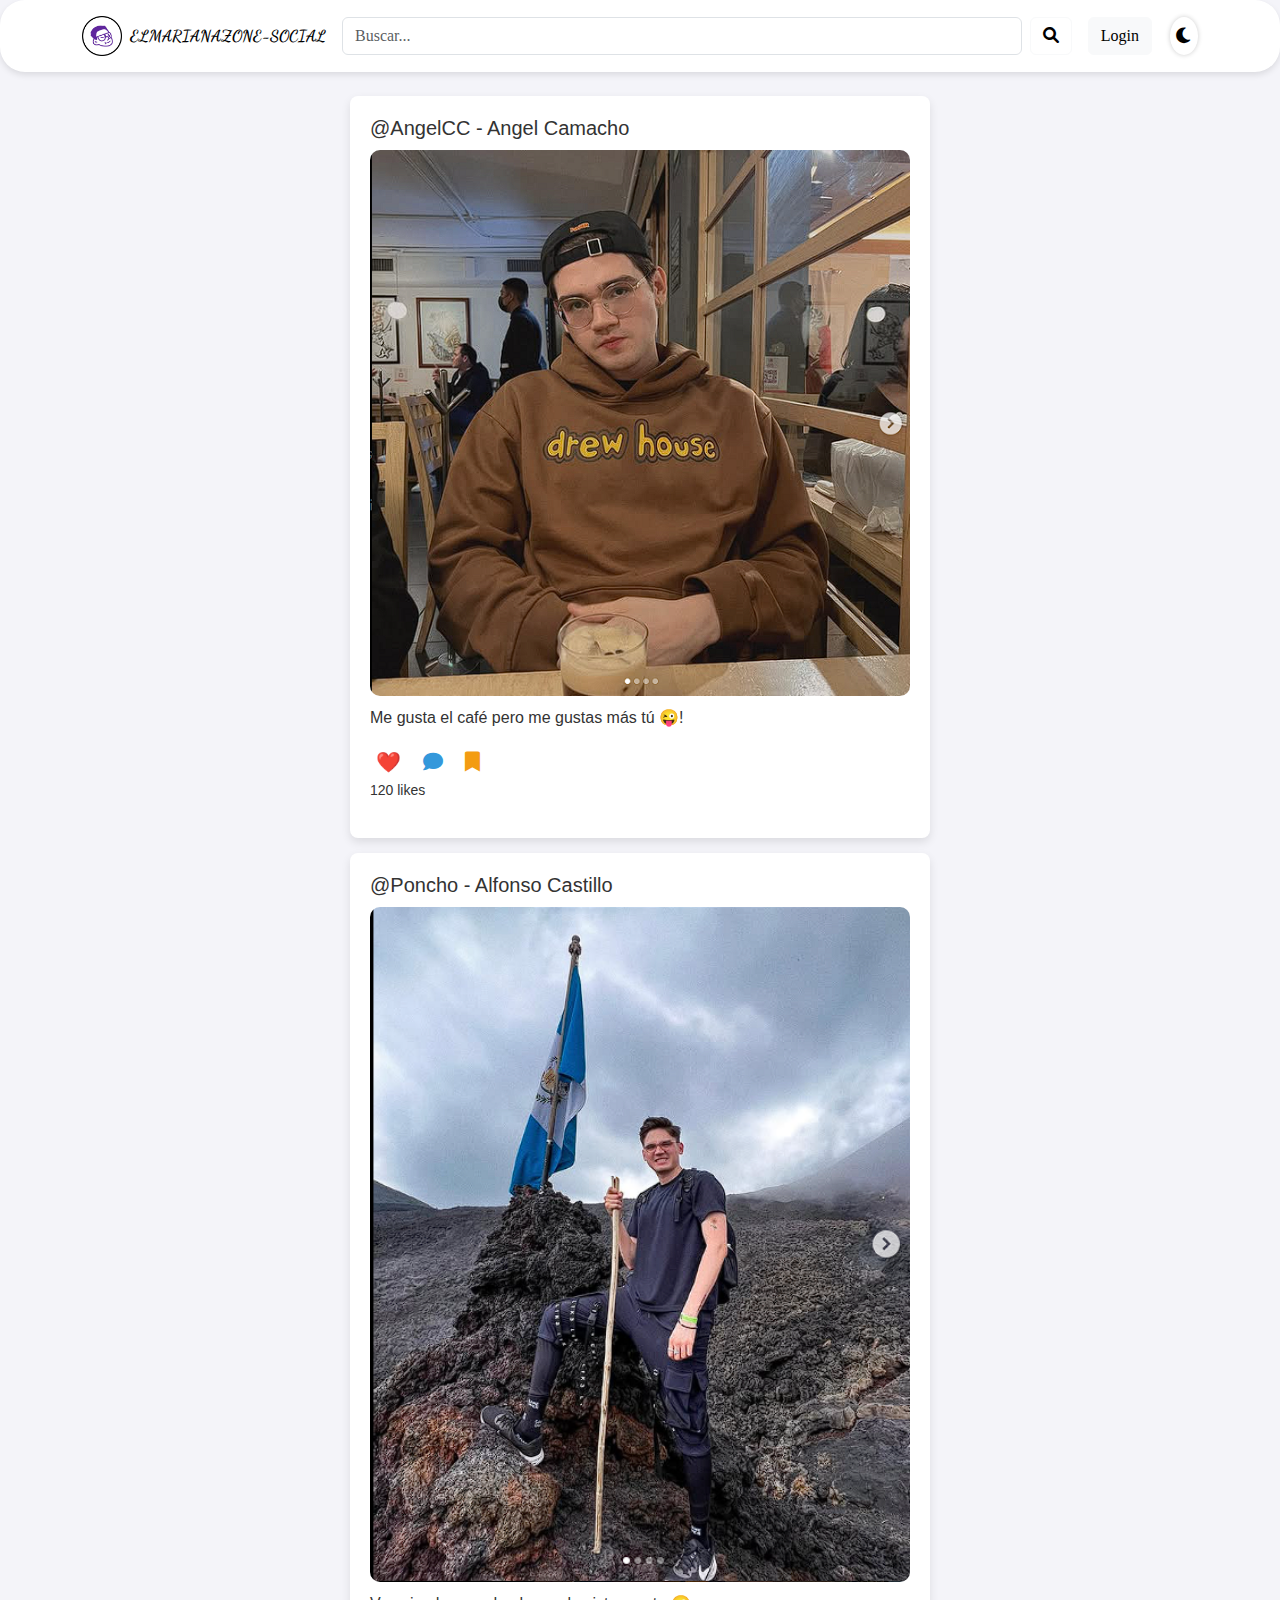
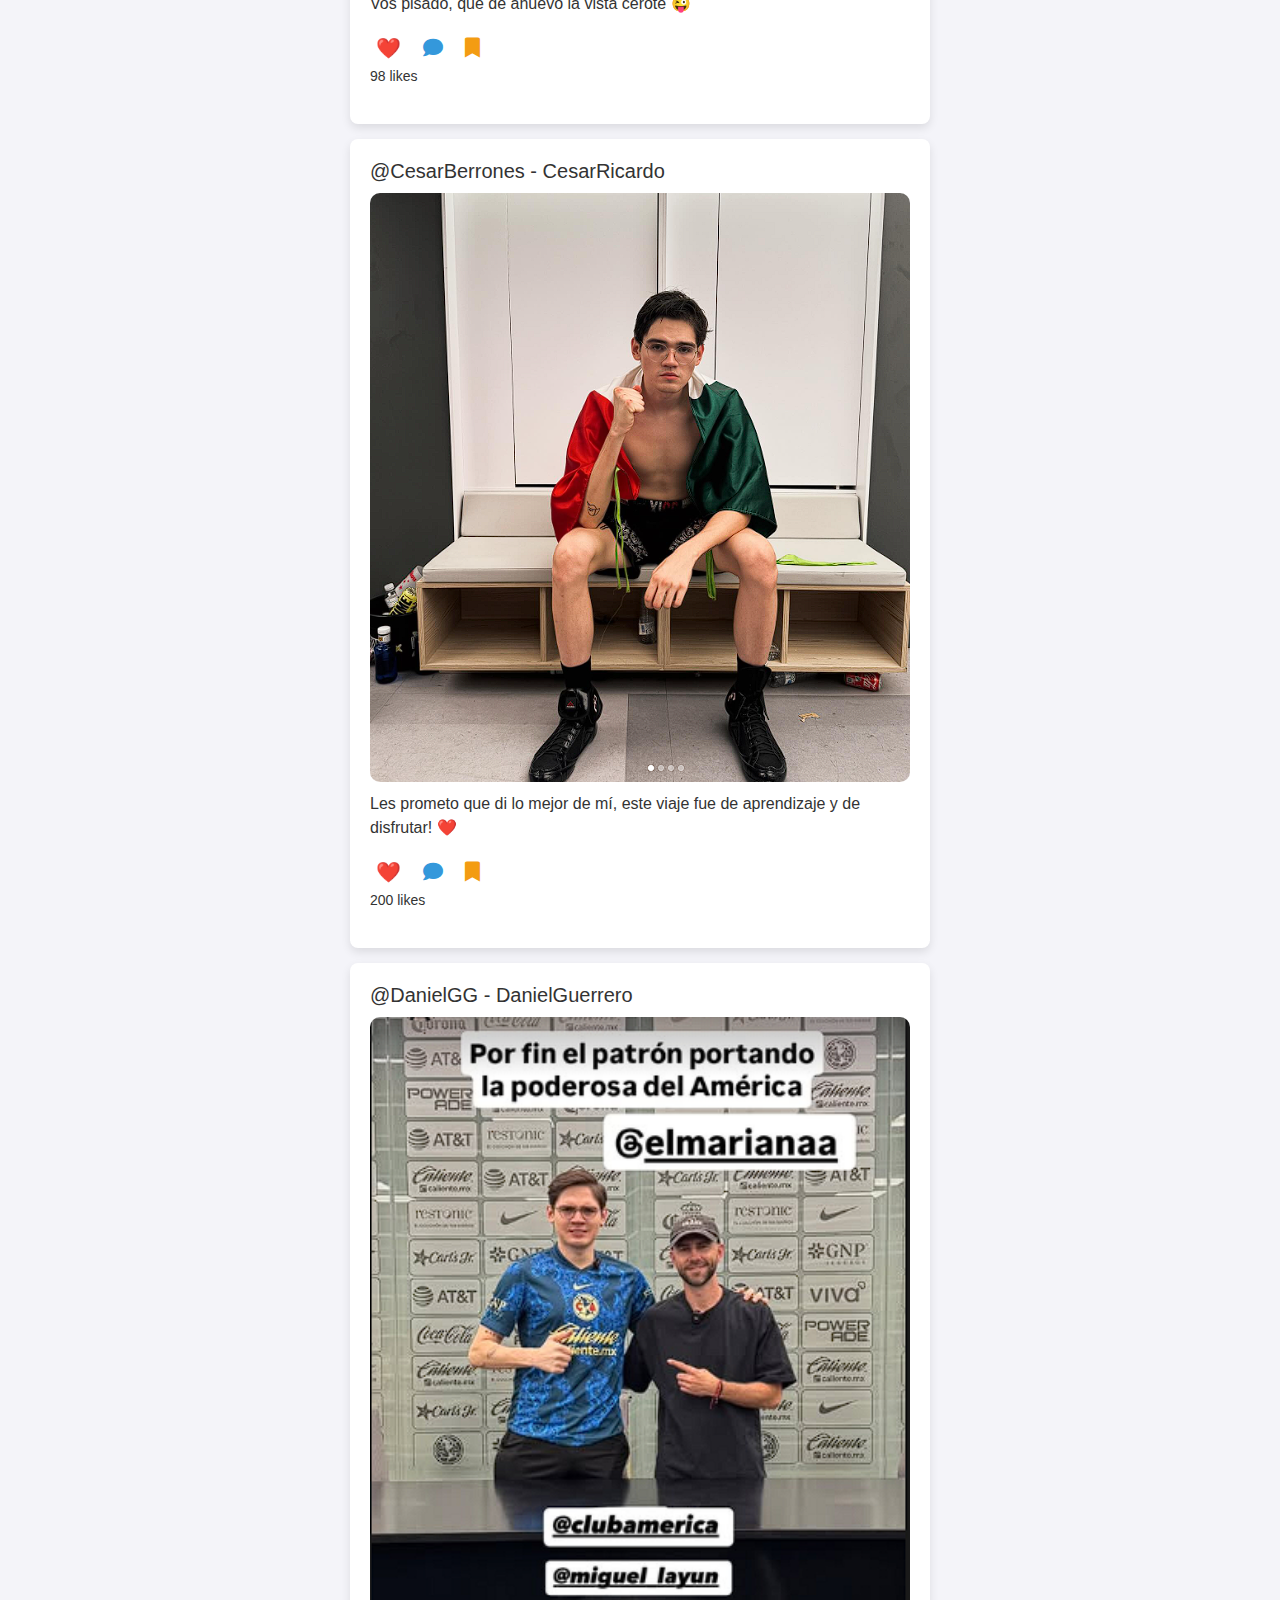
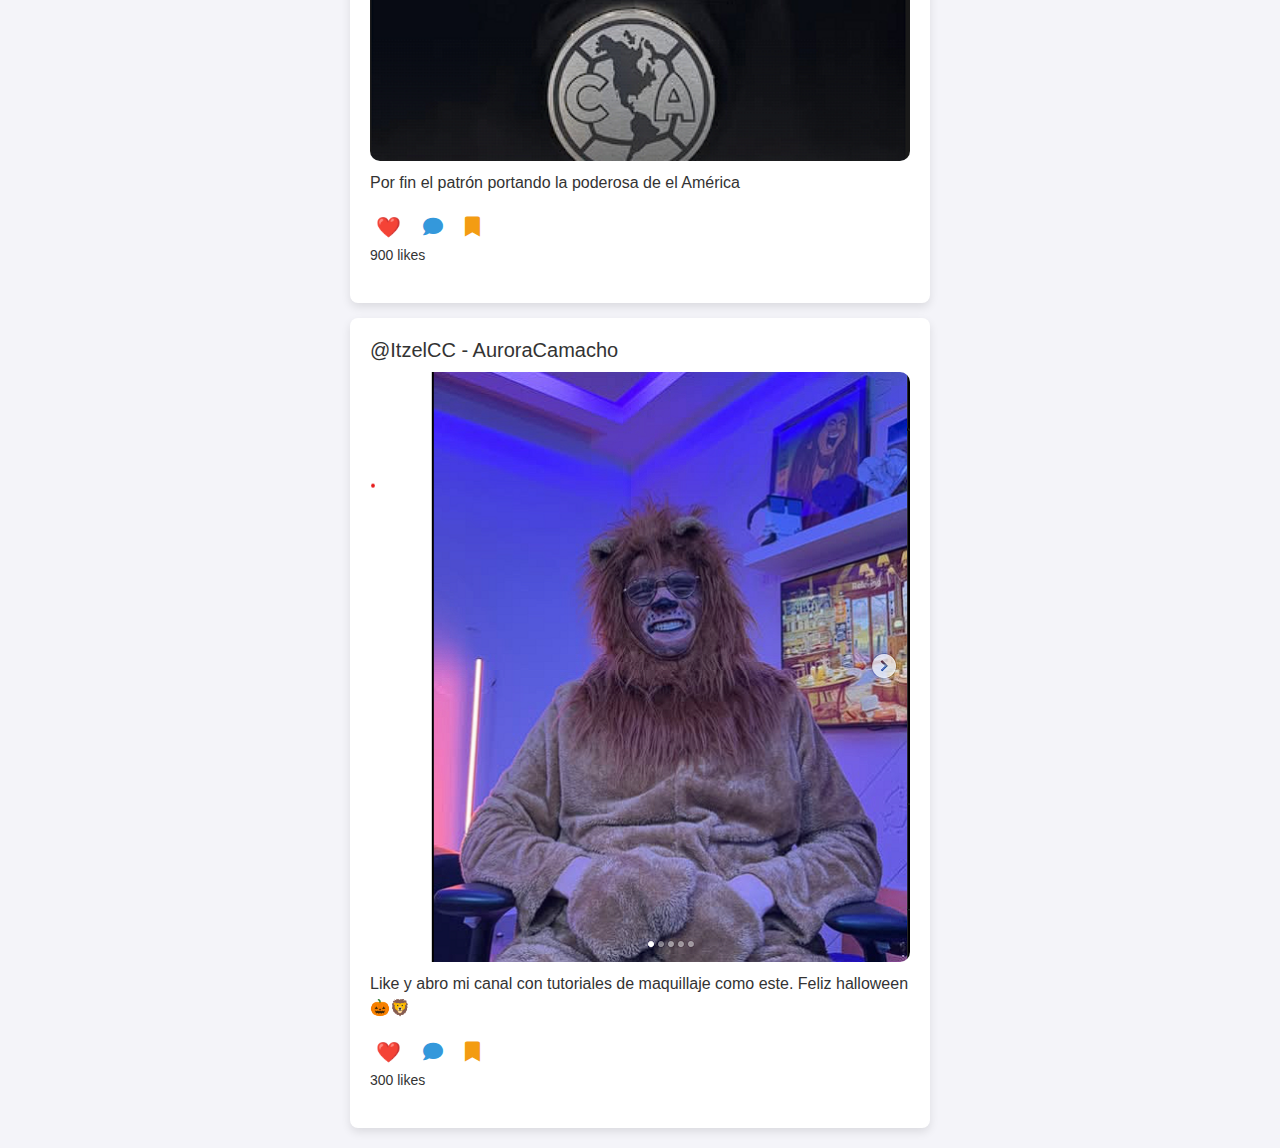
<file: index.html>
<!DOCTYPE html>
<html lang="es">
<head>
    <title>ELMARIANAZONE-SOCIAL</title>
    <meta charset="utf-8">
    <meta name="viewport" content="width=device-width, initial-scale=1.0">
    <link rel="shortcut icon" href="favicon_index/favicon.ico" type="image/x-icon">

    <!-- Bootstrap CSS -->
    <link href="https://cdn.jsdelivr.net/npm/bootstrap@5.3.0/dist/css/bootstrap.min.css" rel="stylesheet">
    <link href="https://fonts.googleapis.com/css2?family=Dancing+Script:wght@700&display=swap" rel="stylesheet">
    <link href="https://cdnjs.cloudflare.com/ajax/libs/font-awesome/6.0.0-beta3/css/all.min.css" rel="stylesheet">
    <link rel="stylesheet" type="text/css" href="style.css">
    
    <!-- Scripts -->
    <script src="js/script.js" defer></script>
    <script src="js/theme.js" defer></script>
    <script src="js/loading.js" defer></script>
</head>
<body>

    <!-- Header Responsivo -->
    <header class="header bg-dark text-light py-3">
        <div class="container d-flex flex-wrap justify-content-between align-items-center">
            <!-- Solo el icono redirige -->
            <a href="" class="text-light text-decoration-none d-flex align-items-center">
                <img src="icono.png" alt="Logo" class="me-2" style="height: 40px;">
            </a>
            <a href="" class="text-light text-decoration-none d-flex align-items-center">
            <span class="fw-bold" style="font-family: 'Dancing Script', cursive;">ELMARIANAZONE-SOCIAL</span>
            </a>
            <!-- Barra de búsqueda -->
            <div class="search-container d-flex flex-grow-1 mx-3">
                <input type="text" class="form-control me-2" placeholder="Buscar...">
                <button class="btn btn-outline-light"><i class="fas fa-search"></i></button>
            </div>

            <!-- Botones -->
            <div class="d-flex">
                <a href="#" id="loginBtn" class="btn btn-light me-2">Login</a>
                <button class="btn btn-outline-light theme-toggle"><i class="fas fa-moon"></i></button>
            </div>
        </div>
    </header>

    <!-- Contenido -->
    <main class="container mt-4">
        <section class="posts" id="post-container"></section>
    </main>

    <!-- Pantalla de carga -->
    <div id="loadingScreen" class="loading-overlay">
        <div class="loading-spinner"></div>
        <p>Cargando, espera...</p>
    </div>

    <!-- Bootstrap JS & jQuery -->
    <script src="https://code.jquery.com/jquery-3.6.0.min.js"></script>
    <script src="https://cdn.jsdelivr.net/npm/bootstrap@5.3.0/dist/js/bootstrap.bundle.min.js"></script>

</body>
</html>
</file>
<file: style.css>
/* General Styles */
body {
    font-family: 'Roboto', sans-serif;
    background-color: #f4f4f9;
    color: #333;
    margin: 0;
    padding: 0;
    box-sizing: border-box;
    transition: background-color 0.3s, color 0.3s;
}

body.dark-mode {
    background-color: #333;
    color: #f4f4f9;
}

/* HEADER - Mantiene la barra de menú blanca */
.header {
    background-color: white !important; /* Siempre blanco */
    color: black !important; /* Texto oscuro */
    padding: 10px 20px;
    display: flex;
    justify-content: space-between;
    align-items: center;
    box-shadow: 0 3px 6px rgba(0, 0, 0, 0.1);
    border-radius: 25px;
    font-family: 'Lucida Handwriting', cursive;
}

/* Asegurar que el texto dentro del header siempre sea negro */
.header a, .header .btn, .theme-toggle {
    color: black !important;
}

/* Search Bar */
.header__search {
    display: flex;
    align-items: center;
    border: 2px solid black;
    border-radius: 25px;
    padding: 5px 10px;
}

.header__search input {
    border: none;
    outline: none;
    font-size: 14px;
    padding: 5px;
    width: 200px;
    color: black;
    background-color: white;
}

/* Login Button */
.header__login {
    background: #007bff;
    color: white;
    padding: 5px 15px;
    border-radius: 20px;
    font-size: 16px;
    text-decoration: none;
    font-weight: bold;
}

.header__login:hover {
    background: #0056b3;
}

/* Theme Toggle Button */
.theme-toggle {
    background: white !important;
    border: none;
    cursor: pointer;
    font-size: 18px;
    color: black !important;
    margin-left: 10px;
    padding: 5px;
    border-radius: 50%;
    box-shadow: 0 0 5px rgba(0, 0, 0, 0.2);
    transition: transform 0.5s ease-in-out;
}

/* Modo oscuro - Mantiene el botón de tema claro */
body.dark-mode .theme-toggle {
    background: white !important;
    color: black !important;
}

/* Agregamos animación de rotación */
.theme-toggle i {
    transition: transform 0.5s ease-in-out;
}

/* Clase para la animación */
.rotate {
    transform: rotate(360deg);
}

/* POSTS - Afectados por el modo oscuro */
.posts {
    margin: 20px auto;
    max-width: 600px;
    padding: 0 10px;
}

/* El color del texto y fondo de los posts cambia en modo oscuro */
.post {
    background: #fff;
    padding: 20px;
    margin-bottom: 15px;
    border-radius: 8px;
    box-shadow: 0 4px 10px rgba(0, 0, 0, 0.1);
    transition: transform 0.3s ease, background-color 0.3s ease, box-shadow 0.3s ease;
}
/* Estilos para imágenes en publicaciones */
.post__image {
    width: 100%;
    height: auto;
    border-radius: 10px;
    object-fit: cover;
    display: block;
    margin: 10px 0;
}

.post__actions {
    display: flex;
    gap: 10px;
    margin-top: 5px;
}

.post__actions button {
    background: none;
    border: none;
    font-size: 20px;
    cursor: pointer;
}

.comment-button {
    color: #3498db;
}

.save-button {
    color: #f39c12;
}

.comment-button:hover {
    color: #217dbb;
}

.save-button:hover {
    color: #d68910;
}



body.dark-mode .post {
    background: #444;
    color: white;
    box-shadow: 0 4px 15px rgba(0, 0, 0, 0.3);
}

/* Like Button */
.like-button {
    background: transparent;
    border: none;
    cursor: pointer;
    color: #ff3b30;
    font-size: 20px;
    transition: color 0.3s ease;
}

body.dark-mode .like-button {
    color: #ff6347;
}

.like-button:hover {
    color: #e60000;
}

/* Responsive Design */
@media (max-width: 768px) {
    .header__search input {
        width: 150px;
    }

    .posts {
        padding: 0 20px;
    }

    .post {
        padding: 15px;
    }
}

/* Fondo de la pantalla de carga */
.loading-overlay {
    position: fixed;
    top: 0;
    left: 0;
    width: 100%;
    height: 100%;
    background: rgba(0, 0, 0, 0.8);
    color: white;
    display: flex;
    flex-direction: column;
    justify-content: center;
    align-items: center;
    font-size: 1.2rem;
    display: none; /* Oculto por defecto */
    z-index: 9999;
}

/* Ajuste para pantallas pequeñas */
@media (max-width: 768px) {
    .header .search-container {
        flex-direction: column;
        width: 100%;
    }
    .search-container input {
        width: 100%;
        margin-bottom: 5px;
    }
    .search-container button {
        width: 100%;
    }
    .header div.d-flex {
        flex-direction: column;
        align-items: center;
    }
}

/* Pantalla de carga adaptativa */
.loading-overlay {
    position: fixed;
    top: 0;
    left: 0;
    width: 100%;
    height: 100%;
    background: rgba(0, 0, 0, 0.8);
    color: white;
    display: flex;
    flex-direction: column;
    justify-content: center;
    align-items: center;
    font-size: 1.2rem;
    display: none;
    z-index: 9999;
}

/* Animación del spinner */
.loading-spinner {
    width: 50px;
    height: 50px;
    border: 5px solid rgba(255, 255, 255, 0.3);
    border-top: 5px solid white;
    border-radius: 50%;
    animation: spin 1s linear infinite;
}

@keyframes spin {
    0% { transform: rotate(0deg); }
    100% { transform: rotate(360deg); }
}
</file>
